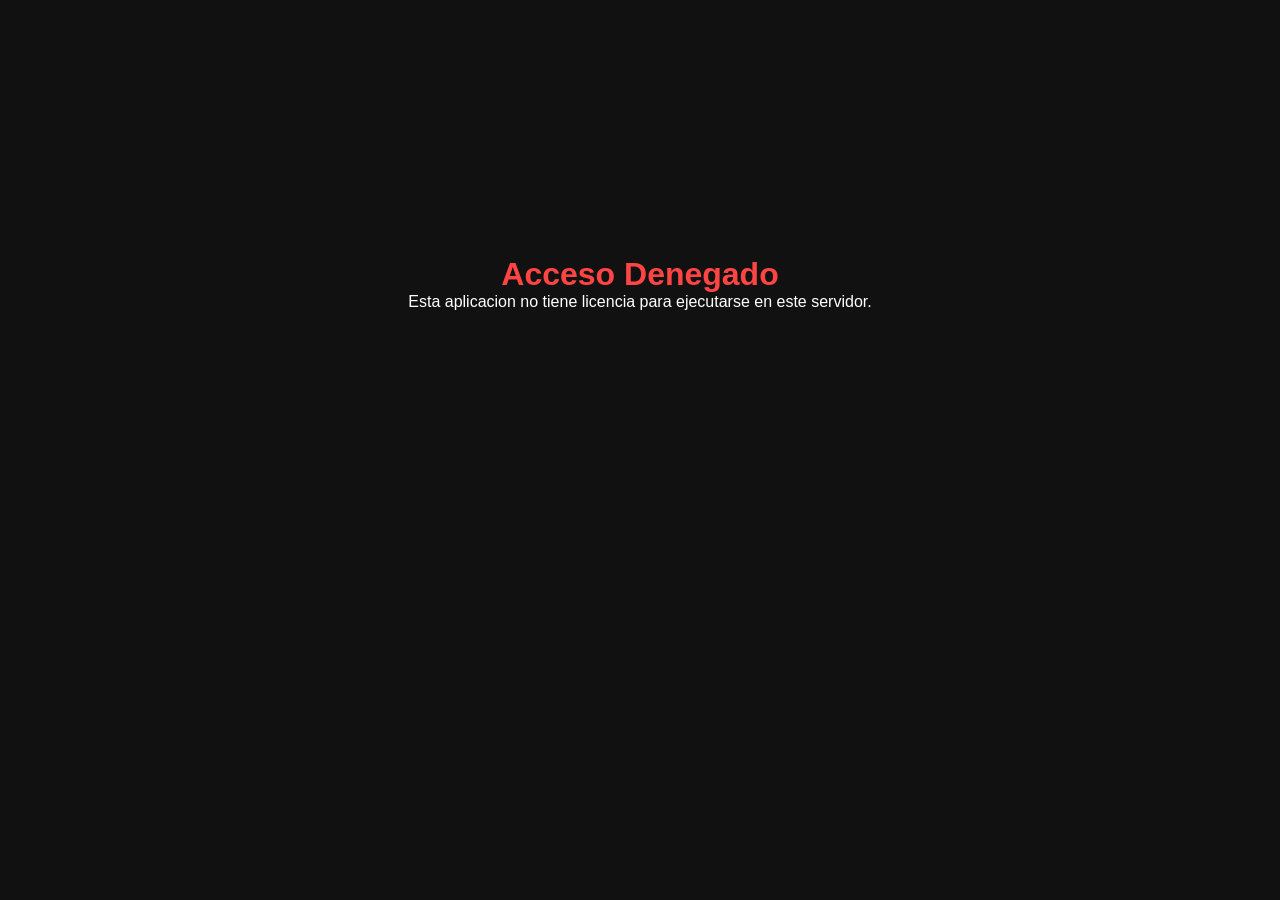
<file: index.html>
<!DOCTYPE html>
<html lang="es">

<head>
    <meta charset="UTF-8">
    <meta name="viewport" content="width=device-width, initial-scale=1.0">
    <title>We Love Helados - Sistema Premium</title>
    <!-- Fonts -->
    <link rel="preconnect" href="https://fonts.googleapis.com">
    <link rel="preconnect" href="https://fonts.gstatic.com" crossorigin>
    <link href="https://fonts.googleapis.com/css2?family=Outfit:wght@300;400;500;600;700&display=swap" rel="stylesheet">
    <!-- Icons -->
    <link rel="stylesheet" href="https://cdnjs.cloudflare.com/ajax/libs/font-awesome/6.4.0/css/all.min.css">
    <!-- Excel Library -->
    <script src="https://cdn.sheetjs.com/xlsx-0.20.1/package/dist/xlsx.full.min.js"></script>
    <link rel="stylesheet" href="style.css">
</head>

<body>

    <div class="app-container">
        <!-- Sidebar Navigation -->
        <nav class="sidebar glass">
            <div class="logo">
                <img src="Logo de we love helados.jpg" alt="We Love Helados Logo" class="logo-img">
                <h2>We Love <span class="highlight">Helados</span></h2>
            </div>

            <ul class="nav-links">
                <li class="active" onclick="showSection('pos', this)" title="Caja - Punto de Venta">
                    <i class="fa-solid fa-cash-register"></i>
                    <span>Caja</span>
                </li>
                <li onclick="showSection('inventory', this)" title="Gestión de Inventario">
                    <i class="fa-solid fa-boxes-stacked"></i>
                    <span>Inventario</span>
                </li>
                <li onclick="showSection('sales', this)" title="Historial de Ventas">
                    <i class="fa-solid fa-chart-line"></i>
                    <span>Ventas</span>
                </li>
                <li onclick="showSection('cash-closure', this)" title="Cierre de Caja Diario">
                    <i class="fa-solid fa-calendar-check"></i>
                    <span>Cierre</span>
                </li>
                <li onclick="showSection('clients', this)" title="Gestión de Clientes">
                    <i class="fa-solid fa-users"></i>
                    <span>Clientes</span>
                </li>
                <li onclick="window.location.href='manual.html'" title="Manual de Uso">
                    <i class="fa-solid fa-book"></i>
                    <span>Manual</span>
                </li>
            </ul>

            <div class="user-profile">
                <div class="avatar">Admin</div>
                <div class="info">
                    <span class="name">Administrador</span>
                    <span class="status">En línea</span>
                </div>
            </div>
        </nav>

        <!-- Main Content Area -->
        <main class="main-content">

            <!-- POS SECTION -->
            <section id="pos" class="active-section">
                <header class="top-bar glass">
                    <div class="search-bar">
                        <i class="fa-solid fa-magnifying-glass"></i>
                        <input type="text" id="pos-search" placeholder="Buscar productos..." onkeyup="filterProducts()">
                    </div>
                    <div class="barcode-scanner">
                        <i class="fa-solid fa-barcode"></i>
                        <input type="text" id="barcode-input" placeholder="Escanear código de barras..."
                            autocomplete="off" onkeypress="handleBarcodeInput(event)">
                    </div>
                    <button class="balanza-toggle" id="balanza-toggle" onclick="toggleBalanzaMode()"
                        title="Activar modo balanza para capturar peso automático desde balanza USB/Bluetooth">
                        <i class="fa-solid fa-weight-scale"></i> <span>Balanza</span>
                    </button>
                    <button class="surcharge-config-btn" onclick="openSurchargeConfig()"
                        title="Configurar recargos por forma de pago">
                        <i class="fa-solid fa-percentage"></i> <span>Recargos</span>
                    </button>
                    <div class="date-time" id="clock">12:00 PM</div>
                </header>

                <div class="pos-layout">
                    <!-- Product Grid -->
                    <div class="products-grid-container">
                        <div class="category-tabs">
                            <button class="tab active" onclick="filterCategory('all')">Todos</button>
                            <button class="tab" onclick="filterCategory('Bebidas')">Bebidas</button>
                            <button class="tab" onclick="filterCategory('Snacks')">Snacks</button>
                            <button class="tab" onclick="filterCategory('Golosinas')">Golosinas</button>
                            <button class="tab" onclick="filterCategory('Limpieza')">Limpieza</button>
                            <button class="tab" onclick="filterCategory('Carnes')">Carnes</button>
                            <button class="tab" onclick="filterCategory('Helados')">Helados</button>
                            <button class="tab" onclick="filterCategory('Verduras')">Verduras</button>
                            <button class="tab" onclick="filterCategory('Varios')">Varios</button>
                            <button class="tab" onclick="openWeightModal()" title="Vender por peso (balanza)"
                                style="border-color: var(--success-color); color: var(--success-color);">
                                <i class="fa-solid fa-weight-scale"></i> Peso
                            </button>
                            <button class="tab" onclick="openQuickSaleModal()"
                                title="Venta personalizada sin producto registrado"
                                style="border-color: var(--accent); color: var(--accent);">
                                <i class="fa-solid fa-pen"></i> Venta Rápida
                            </button>
                        </div>
                        <div class="products-grid custom-scroll" id="products-container">
                            <!-- Products injected by JS -->
                        </div>
                    </div>

                    <!-- Cart / Current Order -->
                    <div class="current-order glass" id="cart-panel">
                        <div class="cart-header-mobile">
                            <h3>Orden Actual</h3>
                            <button class="btn-close-cart" onclick="toggleCartMobile()">
                                <i class="fa-solid fa-chevron-down"></i>
                            </button>
                        </div>

                        <!-- Desktop Header -->
                        <h3 class="desktop-cart-title">Orden Actual</h3>

                        <div class="client-selection" style="margin-bottom: 10px; display: flex; gap: 5px;">
                            <select id="pos-client-select" class="client-select-input"
                                style="width: 100%; padding: 8px; border-radius: 8px; border: 1px solid rgba(255,255,255,0.2); background: rgba(0,0,0,0.2); color: white;">
                                <option value="">Cliente: Consumidor Final</option>
                                <!-- Clients injected by JS -->
                            </select>
                            <button onclick="prepareNewClient()" title="Crear Nuevo Cliente Rápido" style="
                                background: var(--primary-color);
                                border: none;
                                border-radius: 8px;
                                width: 40px;
                                color: white;
                                cursor: pointer;
                                display: flex;
                                align-items: center;
                                justify-content: center;">
                                <i class="fa-solid fa-user-plus"></i>
                            </button>
                            <button onclick="checkAndPayDebt()" title="Cobrar Deuda a este Cliente" style="
                                background: var(--success-color);
                                border: none;
                                border-radius: 8px;
                                width: 40px;
                                color: white;
                                cursor: pointer;
                                display: flex;
                                align-items: center;
                                justify-content: center;">
                                <i class="fa-solid fa-hand-holding-dollar"></i>
                            </button>
                            <button onclick="checkAndDeleteClient()" title="Eliminar Cliente Seleccionado" style="
                                background: var(--danger-color, #ef4444);
                                border: none;
                                border-radius: 8px;
                                width: 40px;
                                color: white;
                                cursor: pointer;
                                display: flex;
                                align-items: center;
                                justify-content: center;">
                                <i class="fa-solid fa-trash"></i>
                            </button>
                        </div>

                        <div id="pos-client-credit-history" class="client-credit-history" style="display:none;"></div>

                        <div class="order-items custom-scroll" id="cart-items">
                            <!-- Cart items injected by JS -->
                            <div class="empty-cart-msg">
                                <i class="fa-solid fa-basket-shopping"></i>
                                <p>El carrito está vacío</p>
                            </div>
                        </div>
                        <div class="order-summary">
                            <div class="summary-row">
                                <span>Subtotal</span>
                                <span id="subtotal-display">$0.00</span>
                            </div>

                            <!-- Redondeo -->
                            <div class="adjustment-section" id="rounding-section">
                                <div class="adjustment-header">
                                    <label class="adjustment-label">
                                        <input type="checkbox" id="rounding-toggle" onchange="toggleRounding()">
                                        <i class="fa-solid fa-arrows-up-down-left-right"></i> Redondeo
                                    </label>
                                </div>
                                <div class="adjustment-body" id="rounding-body" style="display:none;">
                                    <div class="adjustment-controls">
                                        <select id="rounding-mode" class="adjustment-select" onchange="recalcTotal()">
                                            <option value="up">Hacia arriba ↑</option>
                                            <option value="down">Hacia abajo ↓</option>
                                            <option value="nearest">Más cercano ≈</option>
                                        </select>
                                        <select id="rounding-multiple" class="adjustment-select"
                                            onchange="recalcTotal()">
                                            <option value="5">$5</option>
                                            <option value="10" selected>$10</option>
                                            <option value="50">$50</option>
                                            <option value="100">$100</option>
                                        </select>
                                    </div>
                                    <div class="summary-row">
                                        <span>Ajuste (+/-)</span>
                                        <span id="rounding-display">$0.00</span>
                                    </div>
                                </div>
                            </div>

                            <!-- Bonificación -->
                            <div class="adjustment-section" id="bonification-section">
                                <div class="adjustment-header">
                                    <label class="adjustment-label">
                                        <input type="checkbox" id="bonification-toggle" onchange="toggleBonification()">
                                        <i class="fa-solid fa-percent"></i> Bonificación
                                    </label>
                                </div>
                                <div class="adjustment-body" id="bonification-body" style="display:none;">
                                    <div class="adjustment-controls">
                                        <select id="bonification-type" class="adjustment-select"
                                            onchange="recalcTotal()">
                                            <option value="fixed">Monto fijo ($)</option>
                                            <option value="percent">Porcentaje (%)</option>
                                        </select>
                                        <input type="number" id="bonification-value" class="adjustment-input" min="0"
                                            step="0.01" value="0" placeholder="0.00" oninput="recalcTotal()">
                                    </div>
                                    <div class="summary-row">
                                        <span>Descuento (-)</span>
                                        <span id="bonification-display">-$0.00</span>
                                    </div>
                                </div>
                            </div>

                            <div class="summary-row total">
                                <span>Total</span>
                                <span id="total-display">$0.00</span>
                            </div>
                            <div class="checkout-buttons">
                                <button class="btn-checkout" onclick="processSale('cash')">
                                    <i class="fa-solid fa-money-bill-wave"></i> Efectivo
                                    <small class="surcharge-badge" id="surcharge-label-cash"></small>
                                </button>
                                <button class="btn-payment-mp" onclick="processSale('mercadopago')">
                                    <i class="fa-solid fa-qrcode"></i> M. Pago
                                    <small class="surcharge-badge" id="surcharge-label-mercadopago"></small>
                                </button>
                                <button class="btn-payment-tarjeta" onclick="processSale('tarjeta')">
                                    <i class="fa-solid fa-credit-card"></i> Tarjeta
                                    <small class="surcharge-badge" id="surcharge-label-tarjeta"></small>
                                </button>
                                <button class="btn-transfer" onclick="processSale('transfer')">
                                    <i class="fa-solid fa-building-columns"></i> Transfer.
                                    <small class="surcharge-badge" id="surcharge-label-transfer"></small>
                                </button>
                                <button class="btn-credit" onclick="processSale('credit')">
                                    <i class="fa-solid fa-user-clock"></i> Fiar
                                    <small class="surcharge-badge" id="surcharge-label-credit"></small>
                                </button>
                                <button class="btn-split" onclick="openSplitPaymentModal()">
                                    <i class="fa-solid fa-code-branch"></i> Dos Métodos
                                </button>
                            </div>
                        </div>
                    </div>
                </div>

                <!-- Mobile Floating Cart Button -->
                <button class="mobile-cart-btn" onclick="toggleCartMobile()">
                    <div class="cart-btn-info">
                        <i class="fa-solid fa-basket-shopping"></i>
                        <span id="mobile-cart-count">0 items</span>
                    </div>
                    <span id="mobile-cart-total">$0.00</span>
                </button>
            </section>

            <!-- INVENTORY SECTION -->
            <section id="inventory" class="hidden-section">
                <header class="top-bar glass">
                    <h2>Gestión de Inventario</h2>
                    <button class="btn-primary" onclick="prepareNewProduct()">
                        <i class="fa-solid fa-plus"></i> Nuevo Producto
                    </button>
                </header>

                <div style="padding: 0 0 12px 0;">
                    <div style="position: relative;">
                        <i class="fa-solid fa-magnifying-glass"
                            style="position: absolute; left: 12px; top: 50%; transform: translateY(-50%); color: #94a3b8;"></i>
                        <input type="text" id="inventory-search"
                            placeholder="Buscar por nombre, categoría, código de barras..." oninput="renderInventory()"
                            style="width: 100%; padding: 10px 12px 10px 36px; border-radius: 10px; border: 1px solid rgba(148,163,184,0.2); background: rgba(15,23,42,0.6); color: #e2e8f0; font-family: var(--font-main); font-size: 0.9rem; outline: none; box-sizing: border-box;">
                    </div>
                </div>

                <div class="table-container glass custom-scroll">
                    <table class="styled-table">
                        <thead>
                            <tr>
                                <th>Producto</th>
                                <th>Categoría</th>
                                <th>Tipo</th>
                                <th>Costo</th>
                                <th>Margen</th>
                                <th>Precio</th>
                                <th>Stock</th>
                                <th>Acciones</th>
                            </tr>
                        </thead>
                        <tbody id="inventory-list">
                            <!-- Inventory items injected by JS -->
                        </tbody>
                    </table>
                </div>
            </section>

            <!-- SALES HISTORY SECTION -->
            <section id="sales" class="hidden-section">
                <header class="top-bar glass">
                    <div class="header-left">
                        <h2>Historial de Ventas</h2>
                        <div class="action-buttons">
                            <button class="btn-small" onclick="exportData('json')" title="Exportar solo ventas JSON"><i
                                    class="fa-solid fa-file-code"></i> JSON</button>
                            <button class="btn-small" onclick="exportData('excel')" title="Exportar Excel"><i
                                    class="fa-solid fa-file-excel"></i> Excel</button>
                            <button class="btn-small" onclick="document.getElementById('import-file').click()"
                                title="Importar ventas"><i class="fa-solid fa-file-import"></i> Importar</button>
                            <input type="file" id="import-file" accept=".json, .xlsx, .xls" style="display:none"
                                onchange="importData(this)">
                            <button class="btn-small btn-backup" onclick="exportFullBackup()"
                                title="Descargar backup completo: productos, ventas, clientes y cierres"
                                style="background: linear-gradient(135deg, #7c3aed, #4f46e5); border-color: #7c3aed; color: white; font-weight: 600;">
                                <i class="fa-solid fa-database"></i> Backup Completo
                            </button>
                            <button class="btn-small" onclick="document.getElementById('restore-file').click()"
                                title="Restaurar todo desde un backup completo"
                                style="background: linear-gradient(135deg, #059669, #047857); border-color: #059669; color: white; font-weight: 600;">
                                <i class="fa-solid fa-upload"></i> Restaurar Backup
                            </button>
                            <input type="file" id="restore-file" accept=".json" style="display:none"
                                onchange="importFullBackup(this)">
                        </div>
                    </div>
                    <div class="stats-cards">
                        <div class="stat-card glass-card-small">
                            <h4>Ventas Hoy</h4>
                            <span id="sales-today-count">0</span>
                        </div>
                        <div class="stat-card glass-card-small">
                            <h4>Ingresos Hoy</h4>
                            <span id="income-today-display">$0.00</span>
                        </div>
                    </div>
                </header>

                <div class="table-container glass custom-scroll">
                    <table class="styled-table">
                        <thead>
                            <tr>
                                <th>ID Venta</th>
                                <th>Fecha</th>
                                <th>Hora</th>
                                <th>Total</th>
                                <th>Cliente</th>
                                <th>Tipo</th>
                                <th>Detalles</th>
                            </tr>
                        </thead>
                        <tbody id="sales-list">
                            <!-- Sales history injected by JS -->
                        </tbody>
                    </table>
                </div>
            </section>

            <!-- CASH CLOSURE SECTION -->
            <section id="cash-closure" class="hidden-section">
                <header class="top-bar glass">
                    <div class="header-left">
                        <h2>Cierre de Caja Diario</h2>
                        <div class="action-buttons" style="display:flex; gap:10px; align-items:center; flex-wrap:wrap;">
                            <div style="display:flex; gap:10px; align-items:center;">
                                <label for="closure-date"
                                    style="color: var(--text-muted); font-size: 0.9rem;">Fecha</label>
                                <input id="closure-date" type="date" class="client-select-input"
                                    style="padding: 8px; border-radius: 8px; border: 1px solid rgba(255,255,255,0.2); background: rgba(0,0,0,0.2); color: white;"
                                    onchange="renderCashClosure()" />
                            </div>
                            <button class="btn-small" onclick="renderCashClosure()" title="Actualizar">
                                <i class="fa-solid fa-rotate"></i> Actualizar
                            </button>
                        </div>
                    </div>
                </header>

                <div class="cash-closure-grid">
                    <div class="glass" style="padding: 18px; border-radius: 16px;">
                        <h3 style="margin-bottom: 12px;">Resumen del Día</h3>
                        <div class="closure-summary">
                            <div class="closure-row"><span>Ventas</span><span id="closure-sales-count">0</span></div>
                            <div class="closure-row"><span>Total</span><span id="closure-total-display">$0.00</span>
                            </div>
                            <div class="closure-row"><span>Efectivo</span><span id="closure-cash-display">$0.00</span>
                            </div>
                            <div class="closure-row"><span>Transferencia</span><span
                                    id="closure-transfer-display">$0.00</span></div>
                            <div class="closure-row"><span>Mercado Pago</span><span id="closure-mp-display">$0.00</span>
                            </div>
                            <div class="closure-row"><span>Tarjeta</span><span id="closure-tarjeta-display">$0.00</span>
                            </div>
                            <div class="closure-row"><span>Fiado (Cuenta Corriente)</span><span
                                    id="closure-credit-display">$0.00</span></div>
                            <div class="closure-row"><span>Pago Deuda</span><span
                                    id="closure-debt-payment-display">$0.00</span></div>
                            <div class="closure-row"><span style="color:#4ade80;">Ganancia del día</span><span
                                    id="closure-profit-display" style="color:#4ade80;">$0.00</span></div>
                        </div>
                    </div>

                    <div class="glass" style="padding: 18px; border-radius: 16px;">
                        <h3 style="margin-bottom: 12px;">Arqueo</h3>
                        <div class="closure-summary">
                            <div class="closure-row"><span>Efectivo esperado</span><span
                                    id="closure-cash-expected-display">$0.00</span></div>
                            <div class="closure-row" style="align-items:center;">
                                <span>Efectivo contado</span>
                                <input id="closure-cash-counted" type="number" min="0" step="0.01" placeholder="0"
                                    style="width: 140px; padding: 8px; border-radius: 8px; border: 1px solid rgba(255,255,255,0.2); background: rgba(0,0,0,0.2); color: white;"
                                    oninput="recalcCashClosureDiff()" />
                            </div>
                            <div class="closure-row"><span>Diferencia</span><span id="closure-diff-display">$0.00</span>
                            </div>
                        </div>

                        <div style="display:flex; gap:10px; margin-top: 14px; flex-wrap:wrap;">
                            <button class="btn-primary" onclick="closeCashDay()" id="btn-close-day"
                                style="border-radius: 12px; padding: 12px 16px;">
                                <i class="fa-solid fa-lock"></i> Cerrar Día
                            </button>
                            <button class="btn-small" onclick="reopenCashDay()" id="btn-reopen-day"
                                title="Eliminar cierre y reabrir" style="display:none;">
                                <i class="fa-solid fa-unlock"></i> Reabrir
                            </button>
                        </div>
                        <small id="closure-status"
                            style="display:block; margin-top:10px; color: var(--text-muted);"></small>
                    </div>
                </div>

                <div class="table-container glass custom-scroll" style="margin-top: 18px;">
                    <table class="styled-table">
                        <thead>
                            <tr>
                                <th>Fecha</th>
                                <th>Ventas</th>
                                <th>Total</th>
                                <th>Efectivo</th>
                                <th>Transfer.</th>
                                <th>M. Pago</th>
                                <th>Tarjeta</th>
                                <th>Fiado</th>
                                <th>Pago Deuda</th>
                                <th>Efectivo contado</th>
                                <th>Diferencia</th>
                                <th>Acción</th>
                            </tr>
                        </thead>
                        <tbody id="closures-list">
                            <!-- Closures injected by JS -->
                        </tbody>
                    </table>
                </div>
            </section>

            <!-- CLIENTS SECTION -->
            <section id="clients" class="hidden-section">
                <header class="top-bar glass">
                    <h2>Gestión de Clientes</h2>
                    <button class="btn-primary" onclick="prepareNewClient()">
                        <i class="fa-solid fa-user-plus"></i> Nuevo Cliente
                    </button>
                </header>

                <div style="padding: 0 0 12px 0;">
                    <div style="position: relative;">
                        <i class="fa-solid fa-magnifying-glass"
                            style="position: absolute; left: 12px; top: 50%; transform: translateY(-50%); color: #94a3b8;"></i>
                        <input type="text" id="clients-search" placeholder="Buscar por nombre o teléfono..."
                            oninput="renderClients()"
                            style="width: 100%; padding: 10px 12px 10px 36px; border-radius: 10px; border: 1px solid rgba(148,163,184,0.2); background: rgba(15,23,42,0.6); color: #e2e8f0; font-family: var(--font-main); font-size: 0.9rem; outline: none; box-sizing: border-box;">
                    </div>
                </div>

                <div class="table-container glass custom-scroll">
                    <table class="styled-table">
                        <thead>
                            <tr>
                                <th>Nombre</th>
                                <th>Teléfono</th>
                                <th>Deuda (Saldo)</th>
                                <th>Acciones</th>
                            </tr>
                        </thead>
                        <tbody id="clients-list">
                            <!-- Clients injected by JS -->
                        </tbody>
                    </table>
                </div>
            </section>
        </main>
    </div>

    <!-- Modals -->
    <div id="add-product-modal" class="modal">
        <div class="modal-content glass">
            <span class="close-modal" onclick="closeModal('add-product-modal')">&times;</span>
            <h3 id="modal-title">Agregar Nuevo Producto</h3>
            <form id="add-product-form" onsubmit="handleProductForm(event)">
                <input type="hidden" id="prod-id"> <!-- Hidden ID for edits -->
                <div class="form-group">
                    <label>Nombre</label>
                    <input type="text" id="new-prod-name" required>
                </div>
                <div class="form-group">
                    <label>Tipo de Venta</label>
                    <select id="new-prod-sale-type" onchange="toggleSaleTypeFields()">
                        <option value="unit">Por unidad</option>
                        <option value="weight">Por peso (kg)</option>
                    </select>
                </div>
                <div class="form-group">
                    <label>Categoría</label>
                    <select id="new-prod-cat">
                        <option value="Bebidas">Bebidas</option>
                        <option value="Snacks">Snacks</option>
                        <option value="Golosinas">Golosinas</option>
                        <option value="Limpieza">Limpieza</option>
                        <option value="Carnes">Carnes</option>
                        <option value="Helados">Helados</option>
                        <option value="Verduras">Verduras</option>
                        <option value="Varios">Varios</option>
                    </select>
                </div>
                <div class="form-group">
                    <label id="new-prod-cost-label">Costo ($)</label>
                    <input type="number" id="new-prod-cost" min="0" step="0.01" placeholder="Opcional"
                        oninput="calcPriceFromMargin()">
                </div>
                <div class="form-group">
                    <label>Porcentaje de Ganancia (%)</label>
                    <input type="number" id="new-prod-margin" min="0" step="0.1" placeholder="Ej: 50"
                        oninput="calcPriceFromMargin()">
                </div>
                <div id="unit-fields">
                    <div class="form-group">
                        <label>Precio ($)</label>
                        <input type="number" id="new-prod-price" min="0" step="0.01" required
                            oninput="calcMarginFromPrice()">
                    </div>
                    <div class="form-group">
                        <label>Stock</label>
                        <input type="number" id="new-prod-stock" min="0" required>
                    </div>
                </div>
                <div id="weight-fields" style="display:none;">
                    <div class="form-group">
                        <label>Precio por kg ($)</label>
                        <input type="number" id="new-prod-price-kg" min="0" step="0.01" required
                            oninput="calcMarginFromPrice()">
                    </div>
                </div>
                <div class="form-group">
                    <label>Código de Barras (Opcional)</label>
                    <input type="text" id="new-prod-barcode" placeholder="7790001234567">
                </div>
                <div class="form-group">
                    <label>Emoji/Icono (Opcional)</label>
                    <input type="text" id="new-prod-emoji" placeholder="🥤">
                </div>
                <div class="form-group">
                    <label>Foto del Producto (Opcional)</label>
                    <input type="file" id="new-prod-image" accept="image/*" onchange="previewProductImage(event)">
                    <div id="prod-image-preview" style="margin-top:8px;display:none;">
                        <img src="" alt="Vista previa"
                            style="max-width:100px;max-height:100px;border-radius:8px;border:1px solid var(--glass-border);">
                        <button type="button" onclick="clearProductImage()"
                            style="background:none;border:none;color:#ef4444;cursor:pointer;font-size:0.8rem;margin-top:4px;display:block;">
                            <i class="fa-solid fa-trash-can"></i> Quitar foto
                        </button>
                    </div>
                </div>
                <button type="submit" class="btn-primary full-width" id="btn-save-prod">Guardar Producto</button>
            </form>
        </div>
    </div>

    <!-- Add Client Modal -->
    <div id="add-client-modal" class="modal">
        <div class="modal-content glass">
            <span class="close-modal" onclick="closeModal('add-client-modal')">&times;</span>
            <h3 id="client-modal-title">Agregar Nuevo Cliente</h3>
            <form id="add-client-form" onsubmit="handleClientForm(event)">
                <input type="hidden" id="client-id">
                <div class="form-group">
                    <label>Nombre Completo</label>
                    <input type="text" id="client-name" required placeholder="Ej: Juan Pérez">
                </div>
                <div class="form-group">
                    <label>Teléfono (Opcional)</label>
                    <input type="tel" id="client-phone" placeholder="Ej: 11 1234 5678">
                </div>
                <button type="submit" class="btn-primary full-width" id="btn-save-client">Guardar Cliente</button>
            </form>
        </div>
    </div>

    <!-- Pay Debt Modal -->
    <div id="pay-debt-modal" class="modal">
        <div class="modal-content glass">
            <span class="close-modal" onclick="closeModal('pay-debt-modal')">&times;</span>
            <h3>Registrar Pago de Deuda</h3>
            <p id="debt-client-name" style="margin-bottom: 15px; color: var(--text-secondary);">Cliente: -</p>
            <form id="pay-debt-form" onsubmit="handleDebtPayment(event)">
                <input type="hidden" id="debt-client-id">
                <div class="form-group">
                    <label>Monto a Pagar ($)</label>
                    <input type="number" id="debt-amount" min="1" step="0.01" required
                        oninput="updateDebtSurchargeLabels()">
                </div>
                <div class="form-group">
                    <label>Deuda Actual: <span id="current-debt-display"
                            style="font-weight: bold; color: var(--accent);"></span></label>
                </div>
                <div class="form-group">
                    <label>Método de Pago</label>
                    <div style="display: flex; gap: 6px; flex-wrap: wrap; margin-top: 5px;">
                        <button type="button" class="btn-payment-method selected" data-method="cash"
                            onclick="selectDebtPaymentMethod(this)">
                            <i class="fa-solid fa-money-bill-wave"></i> Efectivo
                            <small class="surcharge-badge" id="debt-surcharge-label-cash"></small>
                        </button>
                        <button type="button" class="btn-payment-method" data-method="transfer"
                            onclick="selectDebtPaymentMethod(this)">
                            <i class="fa-solid fa-building-columns"></i> Transfer.
                            <small class="surcharge-badge" id="debt-surcharge-label-transfer"></small>
                        </button>
                        <button type="button" class="btn-payment-method" data-method="mercadopago"
                            onclick="selectDebtPaymentMethod(this)">
                            <i class="fa-solid fa-qrcode"></i> M. Pago
                            <small class="surcharge-badge" id="debt-surcharge-label-mercadopago"></small>
                        </button>
                        <button type="button" class="btn-payment-method" data-method="tarjeta"
                            onclick="selectDebtPaymentMethod(this)">
                            <i class="fa-solid fa-credit-card"></i> Tarjeta
                            <small class="surcharge-badge" id="debt-surcharge-label-tarjeta"></small>
                        </button>
                    </div>
                    <div id="debt-surcharge-info"
                        style="margin-top:8px;font-size:0.85rem;color:#fbbf24;display:none;text-align:center;"></div>
                    <input type="hidden" id="debt-payment-method" value="cash">
                </div>
                <button type="submit" class="btn-primary full-width">Registrar Pago</button>
            </form>
        </div>
    </div>

    <!-- Venta por Peso Modal -->
    <div id="weight-sale-modal" class="modal">
        <div class="modal-content glass">
            <span class="close-modal" onclick="closeModal('weight-sale-modal')">&times;</span>
            <h3 id="weight-modal-title">Venta por Peso</h3>
            <form id="weight-sale-form" onsubmit="handleWeightSale(event)">
                <input type="hidden" id="weight-prod-id" value="">
                <div class="form-group">
                    <label>Producto</label>
                    <input type="text" id="weight-prod-name" required placeholder="Ej: Carne, Queso, Pollo...">
                </div>
                <div class="form-group">
                    <label>Peso (kg)</label>
                    <input type="number" id="weight-kg" step="0.001" min="0.001" required placeholder="Ej: 1.200">
                    <small style="color: var(--text-muted); display: block; margin-top: 4px;">Conectá la balanza y poné
                        el producto. El peso se captura automático si el modo balanza está activado.</small>
                </div>
                <div class="form-group">
                    <label>Precio por kg ($)</label>
                    <input type="number" id="weight-price-kg" step="0.01" min="0.01" required placeholder="Ej: 1200">
                </div>
                <div class="form-group" style="background: rgba(255,255,255,0.05); padding: 12px; border-radius: 8px;">
                    <label style="font-weight: 700; color: var(--success-color);">Total: $<span
                            id="weight-total-preview">0.00</span></label>
                </div>
                <button type="submit" class="btn-primary full-width">
                    <i class="fa-solid fa-cart-plus"></i> Agregar al Carrito
                </button>
            </form>
        </div>
    </div>

    <!-- Venta Rápida Modal -->
    <div id="quick-sale-modal" class="modal">
        <div class="modal-content glass">
            <span class="close-modal" onclick="closeModal('quick-sale-modal')">&times;</span>
            <h3>Venta Rápida / Personalizada</h3>
            <form id="quick-sale-form" onsubmit="handleQuickSale(event)">
                <div class="form-group">
                    <label>Concepto / Nombre</label>
                    <input type="text" id="quick-sale-concept" required placeholder="Ej: Café, Lomo, Empanadas...">
                </div>
                <div class="form-group">
                    <label>Monto ($)</label>
                    <input type="number" id="quick-sale-amount" step="0.01" min="0.01" required placeholder="Ej: 1500">
                </div>
                <button type="submit" class="btn-primary full-width">
                    <i class="fa-solid fa-cart-plus"></i> Agregar al Carrito
                </button>
            </form>
        </div>
    </div>

    <!-- Lightbox Modal -->
    <div id="lightbox-modal" class="modal" onclick="closeLightbox(event)">
        <span class="close-modal lightbox-close" onclick="closeLightbox()">&times;</span>
        <div class="lightbox-content">
            <img id="lightbox-img" src="" alt="Foto del producto">
        </div>
    </div>

    <!-- Split Payment Modal (Dos Métodos de Pago) -->
    <div id="split-payment-modal" class="modal">
        <div class="modal-content glass" style="width: 440px;">
            <span class="close-modal" onclick="closeModal('split-payment-modal')">&times;</span>
            <h3><i class="fa-solid fa-code-branch"></i> Dos Métodos de Pago</h3>
            <p id="split-client-name" style="margin-bottom: 10px; color: var(--text-secondary); font-size: 0.85rem;">
                Cliente: Consumidor Final</p>

            <div id="split-summary-box"
                style="background: rgba(251,191,36,0.1); border: 1px solid rgba(251,191,36,0.3); border-radius: 8px; padding: 10px 14px; margin-bottom: 16px; text-align: center;">
                <span style="color: var(--text-muted); font-size: 0.85rem;">Subtotal carrito:</span>
                <span id="split-subtotal-display"
                    style="font-weight: bold; font-size: 1.1rem; color: #fbbf24; margin-left: 6px;">$0.00</span>
            </div>

            <!-- Método 1 -->
            <div style="margin-bottom: 14px;">
                <label style="display:block; margin-bottom:6px; font-size:0.9rem; color: var(--text-muted);">1er Método
                    de Pago</label>
                <select id="split-method-1" class="form-group"
                    style="width:100%; padding:10px; border-radius:8px; background:#0f172a; color:#e2e8f0; border:1px solid rgba(148,163,184,0.2); font-family: var(--font-main); font-size:0.9rem;"
                    onchange="updateSplitCalculation()">
                    <option value="cash">Efectivo</option>
                    <option value="transfer">Transferencia</option>
                    <option value="mercadopago">Mercado Pago</option>
                    <option value="tarjeta">Tarjeta / Débito</option>
                </select>
                <div style="display:flex; align-items:center; gap:8px; margin-top:6px;">
                    <input type="number" id="split-amount-1" min="0.01" step="0.01" placeholder="Monto..."
                        style="flex:1; padding:8px 10px; border-radius:8px; background:#0f172a; color:#e2e8f0; border:1px solid rgba(148,163,184,0.2); font-family: var(--font-main); font-size:0.9rem;"
                        oninput="updateSplitCalculation()">
                    <small id="split-surcharge-info-1"
                        style="color:#fbbf24; white-space:nowrap; min-width:60px; text-align:right;"></small>
                </div>
            </div>

            <!-- Método 2 -->
            <div style="margin-bottom: 14px;">
                <label style="display:block; margin-bottom:6px; font-size:0.9rem; color: var(--text-muted);">2do Método
                    de Pago <small style="color:#22c55e;">(saldo restante)</small></label>
                <select id="split-method-2" class="form-group"
                    style="width:100%; padding:10px; border-radius:8px; background:#0f172a; color:#e2e8f0; border:1px solid rgba(148,163,184,0.2); font-family: var(--font-main); font-size:0.9rem;"
                    onchange="updateSplitCalculation()">
                    <option value="cash">Efectivo</option>
                    <option value="transfer">Transferencia</option>
                    <option value="mercadopago" selected>Mercado Pago</option>
                    <option value="tarjeta">Tarjeta / Débito</option>
                </select>
                <div style="display:flex; align-items:center; gap:8px; margin-top:6px;">
                    <input type="text" id="split-amount-2" readonly
                        style="flex:1; padding:8px 10px; border-radius:8px; background:#1e293b; color:#22c55e; border:1px solid rgba(34,197,94,0.3); font-family: var(--font-main); font-size:0.9rem; font-weight:bold;">
                    <small id="split-surcharge-info-2"
                        style="color:#fbbf24; white-space:nowrap; min-width:60px; text-align:right;"></small>
                </div>
            </div>

            <!-- Resumen -->
            <div id="split-validation-msg"
                style="display:none; background: rgba(239,68,68,0.15); border:1px solid rgba(239,68,68,0.3); border-radius:8px; padding:8px 12px; margin-bottom:12px; color:#fca5a5; font-size:0.85rem; text-align:center;">
            </div>

            <div style="background: rgba(148,163,184,0.1); border-radius:8px; padding:10px 14px; margin-bottom:16px;">
                <div style="display:flex; justify-content:space-between; margin-bottom:4px; font-size:0.85rem;">
                    <span style="color: var(--text-muted);">Subtotal:</span>
                    <span id="split-total-subtotal">$0.00</span>
                </div>
                <div style="display:flex; justify-content:space-between; margin-bottom:4px; font-size:0.85rem;"
                    id="split-recargo-row" style="display:none;">
                    <span style="color: #fbbf24;">Recargos:</span>
                    <span id="split-total-recargo" style="color: #fbbf24;">$0.00</span>
                </div>
                <div
                    style="display:flex; justify-content:space-between; font-weight:bold; font-size:1rem; border-top: 1px solid rgba(148,163,184,0.2); padding-top:6px; margin-top:4px;">
                    <span>Total a cobrar:</span>
                    <span id="split-total-final" style="color: #22c55e;">$0.00</span>
                </div>
            </div>

            <button type="button" class="btn-primary full-width" id="btn-confirm-split" onclick="confirmSplitPayment()"
                style="padding: 12px;">
                <i class="fa-solid fa-check-circle"></i> Confirmar Venta
            </button>
        </div>
    </div>

    <!-- Surcharge Config Modal -->
    <div id="surcharge-config-modal" class="modal">
        <div class="modal-content glass">
            <span class="close-modal" onclick="closeModal('surcharge-config-modal')">&times;</span>
            <h3>Configurar Recargos por Forma de Pago</h3>
            <p style="color: var(--text-muted); font-size: 0.85rem; margin-bottom: 16px;">Porcentaje de recargo que se
                suma al total según el método de pago.</p>
            <form id="surcharge-config-form" onsubmit="saveSurchargeConfig(event)">
                <div class="form-group">
                    <label>Efectivo (%)</label>
                    <input type="number" id="surcharge-cash" min="0" step="0.1" value="0" placeholder="0">
                </div>
                <div class="form-group">
                    <label>Transferencia (%)</label>
                    <input type="number" id="surcharge-transfer" min="0" step="0.1" value="0" placeholder="0">
                </div>
                <div class="form-group">
                    <label>Mercado Pago (%)</label>
                    <input type="number" id="surcharge-mercadopago" min="0" step="0.1" value="0" placeholder="0">
                </div>
                <div class="form-group">
                    <label>Tarjeta / Débito (%)</label>
                    <input type="number" id="surcharge-tarjeta" min="0" step="0.1" value="0" placeholder="0">
                </div>
                <div class="form-group">
                    <label>Fiado / Cuenta Corriente (%)</label>
                    <input type="number" id="surcharge-credit" min="0" step="0.1" value="0" placeholder="0">
                </div>
                <button type="submit" class="btn-primary full-width">Guardar Recargos</button>
            </form>
        </div>
    </div>

    <!-- Client Credit History Modal -->
    <div id="client-history-modal" class="modal">
        <div class="modal-content glass" style="width: 500px;">
            <span class="close-modal" onclick="closeModal('client-history-modal')">&times;</span>
            <h3 id="client-history-title">Historial de Fiado</h3>
            <div id="client-history-content" style="max-height: 400px; overflow-y: auto; margin-top: 15px;">
                <!-- History injected by JS -->
            </div>
            <div style="display: flex; gap: 10px; margin-top: 16px; flex-wrap: wrap;">
                <button class="btn-secondary" id="btn-toggle-history"
                    onclick="showClientHistory(clientHistoryCurrentId, true)" style="flex: 1; min-width: 120px;">
                    <i class="fa-solid fa-eye"></i> Mostrar todo
                </button>
                <button class="btn-primary" style="flex: 1; min-width: 120px;" id="btn-send-whatsapp"
                    onclick="sendWhatsAppSummary()">
                    <i class="fa-brands fa-whatsapp"></i> WhatsApp
                </button>
            </div>
        </div>
    </div>

    <!-- Backup Restore Confirm Modal -->
    <div id="restore-confirm-modal" class="modal">
        <div class="modal-content glass" style="max-width: 420px; text-align: center;">
            <span class="close-modal" onclick="closeModal('restore-confirm-modal')">&times;</span>
            <div style="font-size: 3rem; margin-bottom: 12px;">⚠️</div>
            <h3 style="color: #fbbf24; margin-bottom: 10px;">Restaurar Backup</h3>
            <p style="color: var(--text-secondary); margin-bottom: 8px; font-size: 0.95rem;">
                Esto <strong style="color: #ef4444;">reemplazará TODOS los datos actuales</strong>:
            </p>
            <ul
                style="text-align: left; color: var(--text-muted); font-size: 0.9rem; margin: 10px 0 18px 20px; line-height: 1.8;">
                <li>📦 Productos e inventario</li>
                <li>🧾 Historial de ventas</li>
                <li>👤 Clientes y deudas</li>
                <li>📅 Cierres de caja</li>
                <li>⚙️ Configuración de recargos</li>
            </ul>
            <p style="color: var(--text-muted); font-size: 0.85rem; margin-bottom: 20px;">
                Archivo: <strong id="restore-filename" style="color: white;">-</strong>
            </p>
            <div style="display: flex; gap: 10px; justify-content: center;">
                <button class="btn-secondary" onclick="closeModal('restore-confirm-modal')" style="flex: 1;">
                    <i class="fa-solid fa-xmark"></i> Cancelar
                </button>
                <button id="btn-confirm-restore" class="btn-primary"
                    style="flex: 1; background: linear-gradient(135deg, #059669, #047857); border: none;">
                    <i class="fa-solid fa-check"></i> Sí, restaurar
                </button>
            </div>
        </div>
    </div>

    <script src="app.min.js"></script>
</body>

</html>
</file>
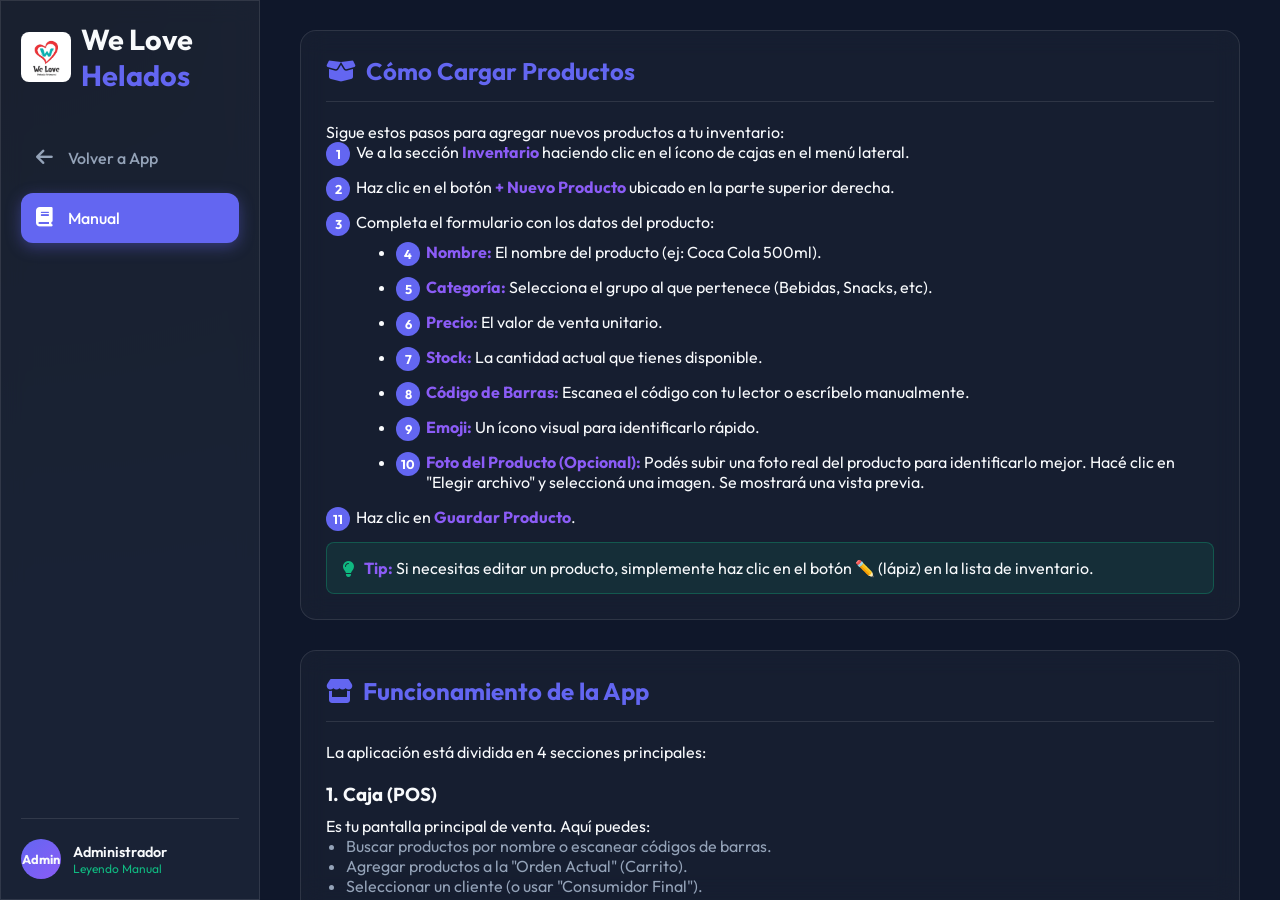
<file: manual.html>
<!DOCTYPE html>
<html lang="es">

<head>
    <meta charset="UTF-8">
    <meta name="viewport" content="width=device-width, initial-scale=1.0">
    <title>Manual de Usuario - We Love Helados</title>
    <!-- Fonts -->
    <link rel="preconnect" href="https://fonts.googleapis.com">
    <link rel="preconnect" href="https://fonts.gstatic.com" crossorigin>
    <link href="https://fonts.googleapis.com/css2?family=Outfit:wght@300;400;500;600;700&display=swap" rel="stylesheet">
    <!-- Icons -->
    <link rel="stylesheet" href="https://cdnjs.cloudflare.com/ajax/libs/font-awesome/6.4.0/css/all.min.css">
    <link rel="stylesheet" href="style.css">
    <style>
        .manual-container {
            padding: 30px;
            max-width: 1000px;
            margin: 0 auto;
            overflow-y: auto;
            height: 100vh;
        }

        .manual-section {
            background: rgba(255, 255, 255, 0.03);
            border: 1px solid var(--glass-border);
            border-radius: 16px;
            padding: 25px;
            margin-bottom: 30px;
        }

        .manual-header {
            margin-bottom: 20px;
            padding-bottom: 15px;
            border-bottom: 1px solid var(--glass-border);
        }

        .manual-header h2 {
            display: flex;
            align-items: center;
            gap: 10px;
            color: var(--primary-color);
        }

        .step-list {
            list-style: none;
            counter-reset: manual-counter;
        }

        .step-list li {
            position: relative;
            padding-left: 30px;
            margin-bottom: 15px;
            color: var(--text-main);
        }

        .step-list li::before {
            counter-increment: manual-counter;
            content: counter(manual-counter);
            position: absolute;
            left: 0;
            top: 0;
            width: 24px;
            height: 24px;
            background: var(--primary-color);
            color: white;
            border-radius: 50%;
            display: flex;
            align-items: center;
            justify-content: center;
            font-size: 0.8rem;
            font-weight: bold;
        }

        h3 {
            color: var(--text-main);
            margin-top: 20px;
            margin-bottom: 10px;
        }

        strong {
            color: var(--accent-color);
        }

        .back-btn {
            display: inline-flex;
            align-items: center;
            gap: 8px;
            padding: 10px 20px;
            background: var(--glass-bg);
            border: 1px solid var(--glass-border);
            border-radius: 8px;
            color: var(--text-main);
            text-decoration: none;
            margin-bottom: 20px;
            transition: all 0.3s;
        }

        .back-btn:hover {
            background: var(--primary-color);
            border-color: var(--primary-color);
        }

        .tip-box {
            background: rgba(16, 185, 129, 0.1);
            border: 1px solid rgba(16, 185, 129, 0.3);
            border-radius: 8px;
            padding: 15px;
            margin-top: 15px;
            display: flex;
            gap: 10px;
        }

        .tip-box i {
            color: var(--success-color);
            margin-top: 3px;
        }

        .alert-box {
            background: rgba(239, 68, 68, 0.1);
            border: 1px solid rgba(239, 68, 68, 0.3);
            border-radius: 8px;
            padding: 15px;
            margin-top: 15px;
            display: flex;
            gap: 10px;
        }

        .alert-box i {
            color: #ef4444;
            margin-top: 3px;
        }
    </style>
</head>

<body>

    <div class="app-container">
        <!-- Sidebar Navigation (Simplified for Manual) -->
        <nav class="sidebar glass">
            <div class="logo">
                <img src="Logo de we love helados.jpg" alt="We Love Helados Logo" class="logo-img">
                <h2>We Love <span class="highlight">Helados</span></h2>
            </div>

            <ul class="nav-links">
                <li onclick="window.location.href='index.html'">
                    <i class="fa-solid fa-arrow-left"></i>
                    <span>Volver a App</span>
                </li>
                <li class="active">
                    <i class="fa-solid fa-book"></i>
                    <span>Manual</span>
                </li>
            </ul>

            <div class="user-profile">
                <div class="avatar">Admin</div>
                <div class="info">
                    <span class="name">Administrador</span>
                    <span class="status">Leyendo Manual</span>
                </div>
            </div>
        </nav>

        <!-- Main Content Area -->
        <main class="main-content" style="padding: 0;">
            <div class="manual-container custom-scroll">

                <!-- Section 1: Cargar Productos -->
                <div class="manual-section glass">
                    <div class="manual-header">
                        <h2><i class="fa-solid fa-box-open"></i> Cómo Cargar Productos</h2>
                    </div>
                    <p>Sigue estos pasos para agregar nuevos productos a tu inventario:</p>
                    <ol class="step-list">
                        <li>Ve a la sección <strong>Inventario</strong> haciendo clic en el ícono de cajas en el menú
                            lateral.</li>
                        <li>Haz clic en el botón <strong>+ Nuevo Producto</strong> ubicado en la parte superior derecha.
                        </li>
                        <li>Completa el formulario con los datos del producto:
                            <ul
                                style="list-style: disc; margin-left: 40px; margin-top: 10px; color: var(--text-muted);">
                                <li><strong>Nombre:</strong> El nombre del producto (ej: Coca Cola 500ml).</li>
                                <li><strong>Categoría:</strong> Selecciona el grupo al que pertenece (Bebidas, Snacks,
                                    etc).</li>
                                <li><strong>Precio:</strong> El valor de venta unitario.</li>
                                <li><strong>Stock:</strong> La cantidad actual que tienes disponible.</li>
                                <li><strong>Código de Barras:</strong> Escanea el código con tu lector o escríbelo
                                    manualmente.</li>
                                <li><strong>Emoji:</strong> Un ícono visual para identificarlo rápido.</li>
                                <li><strong>Foto del Producto (Opcional):</strong> Podés subir una foto real del producto para identificarlo mejor. Hacé clic en "Elegir archivo" y seleccioná una imagen. Se mostrará una vista previa.</li>
                            </ul>
                        </li>
                        <li>Haz clic en <strong>Guardar Producto</strong>.</li>
                    </ol>
                    <div class="tip-box">
                        <i class="fa-solid fa-lightbulb"></i>
                        <p><strong>Tip:</strong> Si necesitas editar un producto, simplemente haz clic en el botón ✏️
                            (lápiz) en la lista de inventario.</p>
                    </div>
                </div>

                <!-- Section 2: Funcionamiento General -->
                <div class="manual-section glass">
                    <div class="manual-header">
                        <h2><i class="fa-solid fa-store"></i> Funcionamiento de la App</h2>
                    </div>
                    <p>La aplicación está dividida en 4 secciones principales:</p>

                    <h3>1. Caja (POS)</h3>
                    <p>Es tu pantalla principal de venta. Aquí puedes:</p>
                    <ul style="list-style: disc; margin-left: 20px; color: var(--text-muted); margin-bottom: 15px;">
                        <li>Buscar productos por nombre o escanear códigos de barras.</li>
                        <li>Agregar productos a la "Orden Actual" (Carrito).</li>
                        <li>Seleccionar un cliente (o usar "Consumidor Final").</li>
                        <li>Cobrar la venta en <strong>Efectivo</strong> o cargarla a una <strong>Cuenta Corriente
                                (Fiar)</strong>.</li>
                        <li>Hacé clic en la <strong>foto</strong> de cualquier producto para verla en grande.</li>
                    </ul>

                    <h3>2. Inventario</h3>
                    <p>Administra todos tus productos, controla el stock y actualiza precios. Hacé clic en las fotos de los productos para verlas ampliadas.</p>

                    <h3>3. Ventas</h3>
                    <p>Revisa el historial de todas las transacciones realizadas. Puedes exportar esta información a
                        Excel para tu contabilidad.</p>

                    <h3>4. Clientes</h3>
                    <p>Gestiona tu lista de clientes y sus deudas. Aquí puedes ver quién te debe dinero y registrar los
                        pagos (saldar deuda).</p>
                </div>

                <!-- Section 3: Lector de Códigos de Barras -->
                <div class="manual-section glass">
                    <div class="manual-header">
                        <h2><i class="fa-solid fa-barcode"></i> Conectar y Usar Lector de Códigos</h2>
                    </div>

                    <h3>Configuración Inicial</h3>
                    <p>We Love Helados es compatible con la mayoría de lectores USB y Bluetooth. Funcionan como un "teclado",
                        escribiendo automáticamente los números del código.</p>

                    <strong style="display:block; margin-top: 15px;">Paso 1: Conectar</strong>
                    <p>Conecta el lector a un puerto USB de tu computadora. Windows lo reconocerá automáticamente.
                        Debería hacer un "beep" de confirmación.</p>

                    <strong style="display:block; margin-top: 15px;">Paso 2: Asignar Códigos</strong>
                    <p>Para que el sistema reconozca tus productos, debes guardarles su código de barras primero:</p>
                    <ol class="step-list">
                        <li>Ve a <strong>Inventario</strong> > <strong>Nuevo Producto</strong> (o editar uno existente).
                        </li>
                        <li>Haz clic en el campo "Código de Barras".</li>
                        <li>Escanea el producto con el lector. El número aparecerá automáticamente.</li>
                        <li>Guarda el producto.</li>
                    </ol>

                    <h3>Cómo Vender con el Lector</h3>
                    <ol class="step-list">
                        <li>Ve a la sección <strong>Caja</strong>.</li>
                        <li>Asegúrate de estar en la pantalla principal. Puedes hacer clic en el campo que dice
                            "Escanear código de barras...", aunque el sistema suele detectarlo solo.</li>
                        <li>¡Apunta y dispara! Escanea los productos que el cliente trae.</li>
                        <li>Se agregarán automáticamente al carrito a la derecha.</li>
                        <li>Si un producto no está cargado, el borde se pondrá rojo para avisarte.</li>
                    </ol>

                    <div class="alert-box">
                        <i class="fa-solid fa-triangle-exclamation"></i>
                        <div>
                            <strong>Problemas comunes:</strong>
                            <p>Si el lector no escribe nada, asegúrete de que esté bien conectado. Abre un Bloc de Notas
                                y prueba escanear allí. Si aparecen números, el lector funciona bien.</p>
                        </div>
                    </div>
                </div>

                <!-- Section 4: Venta por Peso -->
                <div class="manual-section glass">
                    <div class="manual-header">
                        <h2><i class="fa-solid fa-weight-scale"></i> Venta por Peso (Balanza)</h2>
                    </div>

                    <h3>Crear productos por peso</h3>
                    <ol class="step-list">
                        <li>En <strong>Inventario → + Nuevo Producto</strong>, elegí <strong>"Por peso (kg)"</strong> en Tipo de Venta.</li>
                        <li>Completá nombre, categoría (Carnes, Helados, Verduras) y <strong>Precio por kg</strong>. Stock se ignora.</li>
                        <li>Guardalo. En la grilla del POS se ve con badge <strong>⚖️ Por kg</strong> y precio/kg.</li>
                    </ol>

                    <h3>Vender al toque (sin escribir nada)</h3>
                    <ol class="step-list">
                        <li>En el POS, tocá el producto (ej: Costillas de Cerdo). Se abre el modal con nombre y precio/kg ya cargados, solo para ingresar peso.</li>
                        <li>Ingresá el peso en kg (ej: <strong>1.500</strong>). El total se calcula solo.</li>
                        <li>Tocá <strong>Agregar al Carrito</strong>. En el carrito se ve: <em>"Costillas de Cerdo (1.500 kg x $2.500,00)"</em>.</li>
                    </ol>

                    <h3>Modo Balanza (USB OTG)</h3>
                    <p>Conectá cualquier balanza que funcione como teclado HID por USB OTG:</p>
                    <ol class="step-list">
                        <li>En el POS, tocá el botón <strong>Balanza</strong> (al lado del buscador). Se pone verde con animación → ya está activo.</li>
                        <li>Tocá un producto por peso → se abre el modal con nombre y precio cargados.</li>
                        <li>Poné el producto en la balanza. El peso se captura <strong>automático</strong> en el campo peso. No escribís nada.</li>
                        <li>Tocá <strong>Agregar al Carrito</strong> y listo. Sin teclear nombre, precio ni peso.</li>
                    </ol>

                    <div class="tip-box">
                        <i class="fa-solid fa-lightbulb"></i>
                        <p><strong>Recordá:</strong> Usá <strong>punto (.)</strong> para decimales. El modo balanza se activa/desactiva con el botón y recuerda tu preferencia.</p>
                    </div>
                </div>

            </div>
        </main>
    </div>

</body>

</html>
</file>
<file: style.css>
:root {
    --bg-dark: #0f172a;
    --bg-darker: #020617;
    --glass-bg: rgba(30, 41, 59, 0.7);
    --glass-border: rgba(255, 255, 255, 0.1);
    --primary-color: #6366f1;
    /* Indigo */
    --accent-color: #8b5cf6;
    /* Violet */
    --success-color: #10b981;
    --text-main: #f8fafc;
    --text-muted: #94a3b8;
    --card-hover: rgba(255, 255, 255, 0.05);
    --font-main: 'Outfit', sans-serif;
}

* {
    margin: 0;
    padding: 0;
    box-sizing: border-box;
}

body {
    font-family: var(--font-main);
    background-color: var(--bg-dark);

    background-image:
        radial-gradient(at 0% 0%, hsla(253, 16%, 7%, 1) 0, transparent 50%),
        radial-gradient(at 50% 0%, hsla(225, 39%, 30%, 1) 0, transparent 50%),
        radial-gradient(at 100% 0%, hsla(339, 49%, 30%, 1) 0, transparent 50%);
    color: var(--text-main);
    height: 100vh;
    overflow: hidden;
}

@media (max-width: 900px) {
    body {
        height: 100vh !important;
        overflow: hidden !important;
    }

    .app-container {
        height: 100vh !important;
    }

    .main-content {
        overflow: hidden !important;
        height: 100vh !important;
    }

    section {
        height: 100% !important;
        min-height: 0 !important;
    }

    section.active-section {
        overflow-y: auto !important;
        -webkit-overflow-scrolling: touch;
        padding-bottom: 40px;
    }

    #cash-closure {
        overflow-y: auto !important;
    }

    #cash-closure .table-container {
        flex: none !important;
        min-height: auto !important;
        overflow-y: visible !important;
        overflow-x: auto !important;
    }

    #cash-closure::-webkit-scrollbar {
        width: 10px;
    }

    #cash-closure::-webkit-scrollbar-thumb {
        background: rgba(255, 255, 255, 0.18);
        border-radius: 10px;
    }
}

/* --- Layout --- */
.app-container {
    display: flex;
    height: 100vh;
    width: 100vw;
}

/* --- Glass Effect Utility --- */
.glass {
    background: var(--glass-bg);
    backdrop-filter: blur(12px);
    -webkit-backdrop-filter: blur(12px);
    border: 1px solid var(--glass-border);
}

.glass-card-small {
    background: rgba(255, 255, 255, 0.05);
    backdrop-filter: blur(5px);
    border: 1px solid var(--glass-border);
    padding: 15px;
    border-radius: 12px;
    display: flex;
    flex-direction: column;
    align-items: center;
    justify-content: center;
}

/* --- Sidebar --- */
.sidebar {
    width: 260px;
    height: 100%;
    display: flex;
    flex-direction: column;
    padding: 20px;
    border-right: 1px solid var(--glass-border);
    z-index: 10;
    flex-shrink: 0;
}

.logo {
    display: flex;
    align-items: center;
    gap: 10px;
    margin-bottom: 40px;
    font-size: 1.2rem;
}

.logo-img {
    height: 50px;
    width: auto;
    border-radius: 8px;
    object-fit: contain;
}

.neon-icon {
    color: var(--primary-color);
    text-shadow: 0 0 10px var(--primary-color);
    font-size: 1.5rem;
}

.highlight {
    color: var(--primary-color);
    font-weight: 700;
}

.nav-links {
    list-style: none;
    flex: 1;
}

.nav-links li {
    padding: 15px;
    margin-bottom: 10px;
    border-radius: 12px;
    cursor: pointer;
    transition: all 0.3s ease;
    display: flex;
    align-items: center;
    gap: 15px;
    color: var(--text-muted);
    font-weight: 500;
}

.nav-links li:hover,
.nav-links li.active {
    background: var(--primary-color);
    color: white;
    box-shadow: 0 4px 15px rgba(99, 102, 241, 0.4);
}

.nav-links li i {
    font-size: 1.2rem;
}

.user-profile {
    display: flex;
    align-items: center;
    gap: 12px;
    padding-top: 20px;
    border-top: 1px solid var(--glass-border);
}

.avatar {
    width: 40px;
    height: 40px;
    background: linear-gradient(135deg, var(--primary-color), var(--accent-color));
    border-radius: 50%;
    display: flex;
    align-items: center;
    justify-content: center;
    font-size: 0.8rem;
    font-weight: bold;
}

.info {
    display: flex;
    flex-direction: column;
}

.info .name {
    font-size: 0.9rem;
    font-weight: 600;
}

.info .status {
    font-size: 0.75rem;
    color: var(--success-color);
}

/* --- Main Content --- */
.main-content {
    flex: 1;
    position: relative;
    overflow: hidden;
    padding: 20px;
    display: flex;
    flex-direction: column;
    background-color: var(--bg-dark);
}

section {
    display: none;
    height: 100%;
    flex-direction: column;
    animation: fadeIn 0.4s ease-in-out;
}

section.active-section {
    display: flex;
}

/* Ensure hidden sections are definitely hidden (redundant but safe) */
.hidden-section {
    display: none !important;
}

@keyframes fadeIn {
    from {
        opacity: 0;
        transform: translateY(10px);
    }

    to {
        opacity: 1;
        transform: translateY(0);
    }
}

/* --- Top Bar --- */
.top-bar {
    display: flex;
    justify-content: space-between;
    align-items: center;
    padding: 15px 25px;
    border-radius: 16px;
    margin-bottom: 20px;
}

.header-left {
    display: flex;
    flex-direction: column;
    gap: 10px;
}

.action-buttons {
    display: flex;
    flex-wrap: wrap;
    gap: 10px;
}

.cash-closure-grid {
    display: grid;
    grid-template-columns: 1fr 1fr;
    gap: 18px;
}

@media (max-width: 900px) {
    .cash-closure-grid {
        grid-template-columns: 1fr;
    }
}

.closure-summary {
    display: flex;
    flex-direction: column;
    gap: 10px;
}

.closure-row {
    display: flex;
    justify-content: space-between;
    gap: 14px;
    padding: 8px 10px;
    border-radius: 10px;
    background: rgba(255, 255, 255, 0.04);
    border: 1px solid rgba(255, 255, 255, 0.06);
}

.client-credit-history {
    margin-bottom: 10px;
    padding: 10px 12px;
    border-radius: 12px;
    background: rgba(255, 255, 255, 0.04);
    border: 1px solid rgba(255, 255, 255, 0.08);
    flex-shrink: 0;
}

.client-credit-header {
    display: flex;
    align-items: center;
    justify-content: space-between;
    gap: 10px;
    cursor: pointer;
}

.client-credit-header h4 {
    font-size: 0.9rem;
    color: var(--text-main);
    margin-bottom: 2px;
}

.client-credit-debt {
    color: #fbbf24;
    font-size: 0.8rem;
    font-weight: 600;
}

.client-credit-action {
    display: flex;
    align-items: center;
    gap: 8px;
    color: var(--text-muted);
    font-size: 0.75rem;
    white-space: nowrap;
}

#client-credit-chevron {
    transition: transform 0.2s;
}

.client-credit-list {
    margin-top: 10px;
    max-height: 150px;
    overflow-y: auto;
    padding-top: 10px;
    border-top: 1px solid rgba(255, 255, 255, 0.06);
}

.client-credit-history h4 {
    font-size: 0.9rem;
    margin-bottom: 8px;
    color: var(--text-main);
}

.client-credit-history .credit-sale {
    padding: 8px 10px;
    border-radius: 10px;
    background: rgba(0, 0, 0, 0.18);
    border: 1px solid rgba(255, 255, 255, 0.06);
    margin-bottom: 8px;
}

.client-credit-history .credit-sale:last-child {
    margin-bottom: 0;
}

.client-credit-history .credit-sale .meta {
    display: flex;
    justify-content: space-between;
    gap: 10px;
    color: var(--text-muted);
    font-size: 0.75rem;
    margin-bottom: 4px;
}

.client-credit-history .credit-sale .items {
    font-size: 0.8rem;
    color: var(--text-main);
}

.btn-small {
    background: rgba(255, 255, 255, 0.1);
    border: 1px solid var(--glass-border);
    color: var(--text-main);
    padding: 5px 12px;
    border-radius: 6px;
    cursor: pointer;
    font-size: 0.8rem;
    display: flex;
    align-items: center;
    gap: 6px;
    transition: all 0.2s;
}

.btn-small:hover {
    background: var(--primary-color);
    border-color: var(--primary-color);
}

.search-bar {
    background: rgba(255, 255, 255, 0.05);
    border-radius: 8px;
    padding: 8px 15px;
    display: flex;
    align-items: center;
    width: 400px;
}

.search-bar i {
    color: var(--text-muted);
    margin-right: 10px;
}

.search-bar input {
    background: transparent;
    border: none;
    color: var(--text-main);
    width: 100%;
    outline: none;
    font-family: var(--font-main);
    font-size: 1rem;
}

/* Barcode Scanner */
.barcode-scanner {
    background: rgba(139, 92, 246, 0.1);
    border: 2px solid rgba(139, 92, 246, 0.3);
    border-radius: 8px;
    padding: 8px 15px;
    display: flex;
    align-items: center;
    width: 300px;
    transition: all 0.3s ease;
}

.barcode-scanner:focus-within {
    border-color: var(--accent-color);
    box-shadow: 0 0 15px rgba(139, 92, 246, 0.3);
}

.barcode-scanner i {
    color: var(--accent-color);
    margin-right: 10px;
    font-size: 1.1rem;
}

.barcode-scanner input {
    background: transparent;
    border: none;
    color: var(--text-main);
    width: 100%;
    outline: none;
    font-family: var(--font-main);
    font-size: 1rem;
}

.barcode-scanner input::placeholder {
    color: rgba(139, 92, 246, 0.6);
}

.date-time {
    font-weight: 600;
    color: var(--text-muted);
}

/* --- POS Layout --- */
.pos-layout {
    display: flex;
    gap: 20px;
    flex: 1;
    /* Fill remaining space */
    min-height: 0;
    /* Allow scrolling inside children */
    overflow: hidden;
}

/* --- Products Grid --- */
.products-grid-container {
    flex: 2;
    display: flex;
    flex-direction: column;
    min-width: 0;
    /* Flexbox text overflow fix */
}

.category-tabs {
    display: flex;
    gap: 10px;
    margin-bottom: 15px;
    overflow-x: auto;
    padding-bottom: 5px;
}

.category-tabs .tab {
    background: rgba(255, 255, 255, 0.05);
    border: 1px solid var(--glass-border);
    color: var(--text-muted);
    padding: 8px 16px;
    border-radius: 20px;
    cursor: pointer;
    font-family: var(--font-main);
    transition: all 0.2s;
    white-space: nowrap;
}

.category-tabs .tab.active,
.category-tabs .tab:hover {
    background: var(--primary-color);
    color: white;
    border-color: var(--primary-color);
}

.products-grid {
    flex: 1;
    /* Fill remaining space in grid container */
    display: grid;
    grid-template-columns: repeat(auto-fill, minmax(160px, 1fr));
    gap: 15px;
    overflow-y: auto;
    padding-right: 5px;
    padding-bottom: 20px;
}

.product-card {
    background: rgba(255, 255, 255, 0.03);
    border: 1px solid var(--glass-border);
    border-radius: 16px;
    padding: 15px;
    display: flex;
    flex-direction: column;
    align-items: center;
    cursor: pointer;
    transition: all 0.2s ease;
    position: relative;
    overflow: visible;
    min-height: 240px;
    justify-content: flex-start;
}

.product-card:hover {
    background: rgba(255, 255, 255, 0.08);
    transform: translateY(-5px);
    box-shadow: 0 10px 20px rgba(0, 0, 0, 0.2);
    border-color: var(--primary-color);
}

.product-emoji {
    font-size: 3rem;
    margin-bottom: 8px;
    flex-shrink: 0;
    width: 80px;
    height: 80px;
    display: flex;
    align-items: center;
    justify-content: center;
}

.product-thumb {
    width: 80px;
    height: 80px;
    object-fit: cover;
    border-radius: 12px;
    border: 2px solid var(--glass-border);
    cursor: zoom-in;
    transition: transform 0.2s;
}

.product-thumb:hover {
    transform: scale(1.05);
}

/* Lightbox */
#lightbox-modal {
    z-index: 9999;
    background: rgba(0, 0, 0, 0.85);
    backdrop-filter: blur(4px);
}

#lightbox-modal .lightbox-content {
    display: flex;
    align-items: center;
    justify-content: center;
    max-width: 90vw;
    max-height: 90vh;
}

#lightbox-modal .lightbox-content img {
    max-width: 90vw;
    max-height: 85vh;
    border-radius: 12px;
    box-shadow: 0 20px 60px rgba(0, 0, 0, 0.5);
    object-fit: contain;
}

.lightbox-close {
    position: fixed;
    top: 20px;
    right: 30px;
    font-size: 2.5rem;
    color: #fff;
    z-index: 10000;
    opacity: 0.8;
    transition: opacity 0.2s;
}

.lightbox-close:hover {
    opacity: 1;
    color: #fff;
}

.inv-thumb {
    width: 30px;
    height: 30px;
    border-radius: 6px;
    object-fit: cover;
    vertical-align: middle;
    margin-right: 6px;
    cursor: zoom-in;
    transition: transform 0.2s;
}

.inv-thumb:hover {
    transform: scale(1.15);
}

.product-info {
    text-align: center;
    width: 100%;
    display: flex;
    flex-direction: column;
    gap: 6px;
}

.product-name {
    font-weight: 600;
    font-size: 0.95rem;
    /* Allow text wrap */
    white-space: normal;
    display: -webkit-box;
    -webkit-line-clamp: 2;
    line-clamp: 2;
    /* Show max 2 lines */
    -webkit-box-orient: vertical;
    overflow: hidden;
    line-height: 1.2;
    max-height: 2.4em;
}

.product-price {
    color: var(--success-color);
    font-weight: 700;
    font-size: 1.1rem;
    margin: 4px 0;
    flex-shrink: 0;
}

.product-stock {
    font-size: 0.75rem;
    color: var(--text-muted);
    flex-shrink: 0;
}

/* --- Cart --- */
.current-order {
    flex: 1;
    min-width: 320px;
    max-width: 450px;
    border-radius: 16px;
    padding: 14px 16px;
    display: flex;
    flex-direction: column;
    overflow-y: auto;
    overflow-x: hidden;
}

.current-order h3 {
    margin-bottom: 10px;
    font-weight: 600;
    border-bottom: 1px solid var(--glass-border);
    padding-bottom: 8px;
}

.order-items {
    flex: 1;
    overflow-y: auto;
    margin-bottom: 15px;
}

.cart-item {
    display: flex;
    justify-content: space-between;
    align-items: center;
    background: rgba(255, 255, 255, 0.03);
    padding: 10px;
    border-radius: 10px;
    margin-bottom: 10px;
    animation: slideIn 0.3s ease;
}

@keyframes slideIn {
    from {
        opacity: 0;
        transform: translateX(-10px);
    }

    to {
        opacity: 1;
        transform: translateX(0);
    }
}

.cart-item-info {
    flex: 1;
}

.cart-item-name {
    display: block;
    font-weight: 500;
    font-size: 0.9rem;
}

.cart-item-price {
    font-size: 0.8rem;
    color: var(--text-muted);
}

.cart-item-controls {
    display: flex;
    align-items: center;
    gap: 8px;
}

.btn-qty {
    background: rgba(255, 255, 255, 0.1);
    border: none;
    color: white;
    width: 24px;
    height: 24px;
    border-radius: 6px;
    cursor: pointer;
    display: flex;
    align-items: center;
    justify-content: center;
}

.btn-qty:hover {
    background: var(--primary-color);
}

.btn-remove {
    background: rgba(239, 68, 68, 0.2);
    color: #ef4444;
}

.btn-remove:hover {
    background: #ef4444;
    color: white;
}

.order-summary {
    background: rgba(0, 0, 0, 0.2);
    border-radius: 12px;
    padding: 12px;
    flex-shrink: 0;
}

.summary-row {
    display: flex;
    justify-content: space-between;
    margin-bottom: 6px;
    font-size: 0.9rem;
    color: var(--text-muted);
}

.summary-row.total {
    font-size: 1.2rem;
    font-weight: 700;
    color: var(--text-main);
    margin-top: 10px;
    border-top: 1px dashed var(--glass-border);
    padding-top: 10px;
}

.adjustment-section {
    margin-bottom: 6px;
    background: rgba(255, 255, 255, 0.03);
    border-radius: 8px;
    padding: 6px 8px;
    border: 1px solid rgba(255, 255, 255, 0.05);
}

.adjustment-header {
    display: flex;
    align-items: center;
    justify-content: space-between;
}

.adjustment-label {
    display: flex;
    align-items: center;
    gap: 6px;
    font-size: 0.85rem;
    color: var(--text-muted);
    cursor: pointer;
    margin: 0;
    font-weight: 500;
}

.adjustment-label input[type="checkbox"] {
    accent-color: var(--primary-color);
    width: 14px;
    height: 14px;
}

.adjustment-body {
    margin-top: 8px;
    padding-top: 8px;
    border-top: 1px solid rgba(255, 255, 255, 0.05);
}

.adjustment-controls {
    display: flex;
    gap: 6px;
    margin-bottom: 8px;
}

.adjustment-select,
.adjustment-input {
    flex: 1;
    padding: 6px 8px;
    border-radius: 6px;
    border: 1px solid rgba(255, 255, 255, 0.15);
    background: rgba(0, 0, 0, 0.3);
    color: white;
    font-size: 0.8rem;
    font-family: var(--font-main);
}

.adjustment-select {
    cursor: pointer;
}

.adjustment-input {
    max-width: 100px;
    text-align: right;
}

.adjustment-input::-webkit-outer-spin-button,
.adjustment-input::-webkit-inner-spin-button {
    -webkit-appearance: none;
    margin: 0;
}

.adjustment-input[type=number] {
    -moz-appearance: textfield;
}

#rounding-display {
    color: #fbbf24;
    font-weight: 600;
}

#bonification-display {
    color: #f87171;
    font-weight: 600;
}

.checkout-buttons {
    display: flex;
    flex-wrap: wrap;
    gap: 8px;
    margin-top: 10px;
}

.checkout-buttons button {
    flex: 1 1 calc(50% - 4px);
    min-width: 0;
    padding: 8px;
    border: none;
    border-radius: 10px;
    color: white;
    font-weight: 600;
    font-size: 0.82rem;
    cursor: pointer;
    transition: transform 0.2s;
    display: flex;
    align-items: center;
    justify-content: center;
    gap: 6px;
    font-family: var(--font-main);
}

.checkout-buttons button:hover {
    transform: scale(1.02);
}

.btn-checkout {
    background: var(--success-color);
}

.btn-checkout:hover {
    box-shadow: 0 0 15px rgba(16, 185, 129, 0.4);
}

.btn-payment-mp {
    background: #009ee3;
}

.btn-payment-mp:hover {
    box-shadow: 0 0 15px rgba(0, 158, 227, 0.4);
}

.btn-payment-tarjeta {
    background: #6b7280;
}

.btn-payment-tarjeta:hover {
    box-shadow: 0 0 15px rgba(107, 114, 128, 0.4);
}

.btn-transfer {
    background: var(--primary-color);
}

.btn-transfer:hover {
    box-shadow: 0 0 15px rgba(99, 102, 241, 0.4);
}

.btn-credit {
    background: var(--secondary-color, #8b5cf6);
}

.btn-credit:hover {
    box-shadow: 0 0 15px rgba(139, 92, 246, 0.4);
}

.btn-split {
    background: linear-gradient(135deg, #f59e0b, #d97706);
}

.btn-split:hover {
    box-shadow: 0 0 15px rgba(245, 158, 11, 0.4);
}

.empty-cart-msg {
    display: flex;
    flex-direction: column;
    align-items: center;
    justify-content: center;
    height: 100%;
    color: var(--text-muted);
    opacity: 0.6;
}

.empty-cart-msg i {
    font-size: 3rem;
    margin-bottom: 10px;
}

/* --- Styled Tables --- */
.table-container {
    flex: 1;
    min-height: 0;
    border-radius: 16px;
    overflow: auto;
}

.styled-table {
    width: 100%;
    border-collapse: collapse;
}

.styled-table thead tr {
    background-color: rgba(255, 255, 255, 0.05);
    text-align: left;
}

.styled-table th,
.styled-table td {
    padding: 15px 20px;
}

.styled-table th {
    font-weight: 600;
    color: var(--text-muted);
    font-size: 0.9rem;
}

.styled-table tbody tr {
    border-bottom: 1px solid rgba(255, 255, 255, 0.05);
    transition: background 0.2s;
}

.styled-table tbody tr:hover {
    background-color: rgba(255, 255, 255, 0.02);
}

/* Ensure actions column is wide enough and visible */
.styled-table td:last-child {
    white-space: nowrap;
    min-width: 200px;
    text-align: right;
}

/* --- Modals and Forms --- */
.modal {
    display: none;
    position: fixed;
    z-index: 100;
    left: 0;
    top: 0;
    width: 100%;
    height: 100%;
    background-color: rgba(0, 0, 0, 0.6);
    backdrop-filter: blur(5px);
    align-items: center;
    justify-content: center;
}

.modal-content {
    background: #1e293b;
    border-radius: 16px;
    padding: 30px;
    width: 400px;
    position: relative;
    box-shadow: 0 20px 50px rgba(0, 0, 0, 0.5);
    animation: zoomIn 0.3s;
    max-height: 90vh;
    overflow-y: auto;
}

@keyframes zoomIn {
    from {
        transform: scale(0.9);
        opacity: 0;
    }

    to {
        transform: scale(1);
        opacity: 1;
    }
}

.close-modal {
    position: absolute;
    right: 20px;
    top: 20px;
    font-size: 1.5rem;
    cursor: pointer;
    color: var(--text-muted);
}

.form-group {
    margin-bottom: 15px;
}

.form-group label {
    display: block;
    margin-bottom: 8px;
    font-size: 0.9rem;
    color: var(--text-muted);
}

.form-group input,
.form-group select {
    width: 100%;
    padding: 12px;
    background: #1e293b;
    border: 1px solid var(--glass-border);
    border-radius: 8px;
    color: white;
    font-family: var(--font-main);
    outline: none;
}

.form-group select option {
    background: #1e293b;
    color: white;
    padding: 10px;
}

.form-group input:focus,
.form-group select:focus {
    border-color: var(--primary-color);
}

.btn-primary {
    background: var(--primary-color);
    color: white;
    border: none;
    padding: 10px 20px;
    border-radius: 8px;
    cursor: pointer;
    font-weight: 500;
    font-family: var(--font-main);
    transition: all 0.2s;
}

.btn-primary:hover {
    background: var(--accent-color);
}

.btn-payment-method {
    background: rgba(148, 163, 184, 0.1);
    color: #94a3b8;
    border: 1px solid rgba(148, 163, 184, 0.2);
    padding: 8px 14px;
    border-radius: 8px;
    cursor: pointer;
    font-size: 0.85rem;
    font-family: var(--font-main);
    transition: all 0.2s;
    flex: 1;
    min-width: 100px;
    text-align: center;
}

.btn-payment-method:hover {
    background: rgba(148, 163, 184, 0.2);
    color: #e2e8f0;
}

.btn-payment-method.selected {
    background: var(--primary-color);
    color: white;
    border-color: var(--primary-color);
}

.btn-secondary {
    background: rgba(148, 163, 184, 0.15);
    color: #e2e8f0;
    border: 1px solid rgba(148, 163, 184, 0.3);
    padding: 10px 20px;
    border-radius: 8px;
    cursor: pointer;
    font-weight: 500;
    font-family: var(--font-main);
    transition: all 0.2s;
}

.btn-secondary:hover {
    background: rgba(148, 163, 184, 0.25);
}

.full-width {
    width: 100%;
}

.btn-edit {
    background: rgba(99, 102, 241, 0.1);
    color: #6366f1;
    border: 1px solid rgba(99, 102, 241, 0.3);
    padding: 5px 10px;
    border-radius: 6px;
    cursor: pointer;
    margin-right: 5px;
}

.btn-edit:hover {
    background: rgba(99, 102, 241, 0.2);
}

.btn-danger {
    background: rgba(239, 68, 68, 0.1);
    color: #ef4444;
    border: 1px solid rgba(239, 68, 68, 0.3);
    padding: 5px 10px;
    border-radius: 6px;
    cursor: pointer;
}

.btn-danger:hover {
    background: rgba(239, 68, 68, 0.2);
}

/* --- Scrollbar --- */
.custom-scroll::-webkit-scrollbar {
    width: 6px;
    height: 6px;
}

.custom-scroll::-webkit-scrollbar-track {
    background: rgba(255, 255, 255, 0.02);
}

.custom-scroll::-webkit-scrollbar-thumb {
    background: rgba(255, 255, 255, 0.1);
    border-radius: 10px;
}

.custom-scroll::-webkit-scrollbar-thumb:hover {
    background: rgba(255, 255, 255, 0.2);
}

/* Stats */
.stats-cards {
    display: flex;
    gap: 15px;
}

.stat-card h4 {
    font-size: 0.8rem;
    color: var(--text-muted);
    margin-bottom: 5px;
}

.stat-card span {
    font-size: 1.2rem;
    font-weight: 700;
    color: var(--primary-color);
}

/* Mobile Floating Cart Btn (Hidden on desktop) */
.mobile-cart-btn {
    display: none;
    position: fixed;
    bottom: 20px;
    left: 5%;
    width: 90%;
    background: var(--primary-color);
    color: white;
    padding: 15px;
    border-radius: 12px;
    border: none;
    box-shadow: 0 10px 30px rgba(99, 102, 241, 0.4);
    z-index: 200;
    align-items: center;
    justify-content: space-between;
    font-weight: 600;
    font-size: 1rem;
    cursor: pointer;
    animation: slideUp 0.3s ease;
}

@keyframes slideUp {
    from {
        transform: translateY(100px);
        opacity: 0;
    }

    to {
        transform: translateY(0);
        opacity: 1;
    }
}

.cart-btn-info {
    display: flex;
    align-items: center;
    gap: 10px;
}

.cart-header-mobile {
    display: none;
    justify-content: space-between;
    align-items: center;
    margin-bottom: 20px;
    border-bottom: 1px solid var(--glass-border);
    padding-bottom: 10px;
}

.btn-close-cart {
    background: rgba(255, 255, 255, 0.1);
    border: none;
    color: white;
    width: 30px;
    height: 30px;
    border-radius: 50%;
    cursor: pointer;
}

/* --- Responsive Design --- */
@media (max-width: 1024px) {
    .sidebar {
        width: 80px;
        padding: 15px 10px;
    }

    .logo h2,
    .nav-links li span,
    .user-profile .info {
        display: none;
    }

    .logo {
        justify-content: center;
        margin-bottom: 30px;
    }

    .nav-links li {
        justify-content: center;
        padding: 15px;
    }

    .user-profile {
        justify-content: center;
    }

    .pos-layout {
        gap: 15px;
    }

    .current-order {
        min-width: 280px;
    }
}

@media (max-width: 768px) {
    .app-container {
        flex-direction: column;
    }

    .sidebar {
        width: 100%;
        height: auto;
        flex-direction: row;
        justify-content: space-between;
        align-items: center;
        padding: 10px 20px;
        border-right: none;
        border-bottom: 1px solid var(--glass-border);
    }

    .logo {
        margin-bottom: 0;
    }

    .logo h2 {
        display: block;
        font-size: 1.2rem;
    }

    .nav-links {
        display: flex;
        flex: 0;
        gap: 10px;
    }

    .nav-links li {
        padding: 10px;
        margin-bottom: 0;
    }

    .user-profile {
        display: none;
    }

    .main-content {
        padding: 10px;
    }

    .top-bar {
        padding: 5px 10px;
        margin-bottom: 5px;
        gap: 5px;
    }

    .search-bar {
        padding: 5px 10px;
        font-size: 0.9rem;
    }

    .date-time {
        display: none;
    }

    /* Hide clock on mobile to save space */

    .header-left {
        width: 100%;
    }

    .action-buttons {
        justify-content: space-between;
    }

    .search-bar {
        width: 100%;
    }

    .pos-layout {
        position: relative;
    }

    .products-grid-container {
        flex: 1;
        padding-bottom: 80px;
        /* Space for floating button */
        height: auto;
    }

    .products-grid {
        grid-template-columns: repeat(auto-fill, minmax(130px, 1fr));
        padding-bottom: 20px;
    }

    .mobile-cart-btn {
        display: flex;
    }

    /* Cart Panel as Modal/Bottom Sheet */
    .current-order {
        display: none;
        /* Hidden by default */
        position: fixed;
        bottom: 0;
        left: 0;
        top: 0;
        width: 100%;
        height: 100vh;
        max-height: none;
        z-index: 300;
        background: #0f172a;
        /* Full bg */
        padding: 20px;
        flex-direction: column;
        border-radius: 0;
        margin: 0;
    }

    .current-order.open {
        display: flex;
        animation: slideInUp 0.3s ease;
    }

    @keyframes slideInUp {
        from {
            transform: translateY(100%);
        }

        to {
            transform: translateY(0);
        }
    }

    .cart-header-mobile {
        display: flex;
    }

    .desktop-cart-title {
        display: none;
    }

    .current-order h3 {
        margin: 0;
        border: none;
    }

    .btn-checkout {
        margin-top: 5px;
        padding: 8px;
        font-size: 0.9rem;
    }

    .summary-row {
        font-size: 0.8rem;
        margin-bottom: 2px;
    }

    .summary-row.total {
        font-size: 1rem;
        padding-top: 5px;
        margin-top: 5px;
    }

    /* Adjust Modal */
    .modal-content {
        width: 90%;
        max-height: 90vh;
        overflow-y: auto;
    }
}

@media (max-width: 480px) {
    .products-grid {
        grid-template-columns: repeat(2, 1fr);
        gap: 8px;
    }

    .product-card {
        padding: 6px;
        min-height: 130px;
        /* Reduced significant height */
    }

    .product-emoji {
        font-size: 1.5rem;
        margin-bottom: 2px;
        width: 50px;
        height: 50px;
    }

    .product-thumb {
        width: 50px;
        height: 50px;
    }

    .product-name {
        font-size: 0.8rem;
        line-height: 1.15;
        -webkit-line-clamp: 2;
        display: -webkit-box;
        -webkit-box-orient: vertical;
        overflow: hidden;
        text-overflow: ellipsis;
        max-height: 2.3em;
    }

    .product-price {
        font-size: 0.95rem;
        margin: 2px 0;
    }

    .product-stock {
        font-size: 0.65rem;
    }
}

/* Badges */
.badge {
    padding: 4px 8px;
    border-radius: 4px;
    font-size: 0.75rem;
    font-weight: 600;
    text-transform: uppercase;
}

.badge-cash {
    background: rgba(16, 185, 129, 0.2);
    color: #10b981;
    border: 1px solid rgba(16, 185, 129, 0.3);
}

.badge-credit {
    background: rgba(139, 92, 246, 0.2);
    color: #8b5cf6;
    border: 1px solid rgba(139, 92, 246, 0.3);
}

.badge-transfer {
    background: rgba(99, 102, 241, 0.2);
    color: #6366f1;
    border: 1px solid rgba(99, 102, 241, 0.3);
}

.badge-mercadopago {
    background: rgba(0, 158, 227, 0.2);
    color: #009ee3;
    border: 1px solid rgba(0, 158, 227, 0.3);
}

.badge-tarjeta {
    background: rgba(107, 114, 128, 0.2);
    color: #9ca3af;
    border: 1px solid rgba(107, 114, 128, 0.3);
}

.badge-split {
    background: rgba(245, 158, 11, 0.2);
    color: #f59e0b;
    border: 1px solid rgba(245, 158, 11, 0.3);
}

.client-select-input {
    width: 100%;
    padding: 10px;
    border-radius: 8px;
    border: 1px solid var(--glass-border);
    background-color: #1e293b;
    /* Solid dark background */
    color: #f8fafc;
    /* Bright white text */
    font-family: var(--font-main);
    font-size: 0.95rem;
    /* Slightly larger text */
    outline: none;
    cursor: pointer;
    appearance: none;
    /* Remove default arrow to style cleaner if needed, but standard is fine */
}

.client-select-input option {
    background-color: #1e293b;
    color: white;
    padding: 10px;
}

.client-select-input:focus {
    border-color: var(--primary-color);
    background-color: #0f172a;
    /* Even darker on focus */
}

/* --- Weight Product Badge --- */
.weight-badge {
    position: absolute;
    top: 8px;
    right: 8px;
    background: rgba(16, 185, 129, 0.2);
    border: 1px solid rgba(16, 185, 129, 0.4);
    color: #10b981;
    font-size: 0.6rem;
    font-weight: 700;
    padding: 2px 6px;
    border-radius: 4px;
    text-transform: uppercase;
    letter-spacing: 0.3px;
}

.weight-price-kg {
    font-size: 0.75rem;
    color: var(--text-muted);
    margin-top: 2px;
}

/* --- Surcharge Config Button --- */
.surcharge-config-btn {
    background: rgba(251, 191, 36, 0.1);
    border: 2px solid rgba(251, 191, 36, 0.3);
    border-radius: 8px;
    padding: 8px 12px;
    display: flex;
    align-items: center;
    gap: 6px;
    color: #fbbf24;
    cursor: pointer;
    font-family: var(--font-main);
    font-size: 0.8rem;
    font-weight: 600;
    transition: all 0.3s ease;
    white-space: nowrap;
}

.surcharge-config-btn:hover {
    background: rgba(251, 191, 36, 0.2);
    box-shadow: 0 0 15px rgba(251, 191, 36, 0.2);
}

/* --- WhatsApp Button --- */
.btn-whatsapp {
    background: rgba(37, 211, 102, 0.15);
    color: #25d366;
    border: 1px solid rgba(37, 211, 102, 0.3);
    padding: 5px 10px;
    border-radius: 6px;
    cursor: pointer;
    font-size: 0.8rem;
    display: inline-flex;
    align-items: center;
    gap: 5px;
    transition: all 0.2s;
}

.btn-whatsapp:hover {
    background: rgba(37, 211, 102, 0.25);
}

/* --- Client History Content --- */
.client-history-sale {
    padding: 10px 12px;
    border-radius: 10px;
    background: rgba(0, 0, 0, 0.18);
    border: 1px solid rgba(255, 255, 255, 0.06);
    margin-bottom: 8px;
}

.client-history-sale:last-child {
    margin-bottom: 0;
}

.client-history-sale .meta {
    display: flex;
    justify-content: space-between;
    gap: 10px;
    color: var(--text-muted);
    font-size: 0.75rem;
    margin-bottom: 4px;
}

.client-history-sale .items {
    font-size: 0.85rem;
    color: var(--text-main);
}

.client-history-empty {
    text-align: center;
    padding: 30px;
    color: var(--text-muted);
    font-size: 0.9rem;
}

.client-history-total {
    margin-top: 12px;
    padding: 10px 12px;
    border-radius: 10px;
    background: rgba(255, 255, 255, 0.05);
    border: 1px solid rgba(255, 255, 255, 0.08);
    font-weight: 600;
    font-size: 1rem;
    display: flex;
    justify-content: space-between;
}

/* --- Surcharge Badge on Checkout Buttons --- */
.surcharge-badge {
    font-size: 0.65rem;
    opacity: 0.8;
    display: block;
    font-weight: 400;
}

/* --- Balanza Toggle --- */
.balanza-toggle {
    background: rgba(16, 185, 129, 0.1);
    border: 2px solid rgba(16, 185, 129, 0.3);
    border-radius: 8px;
    padding: 8px 12px;
    display: flex;
    align-items: center;
    gap: 6px;
    color: #10b981;
    cursor: pointer;
    font-family: var(--font-main);
    font-size: 0.8rem;
    font-weight: 600;
    transition: all 0.3s ease;
    white-space: nowrap;
}

.balanza-toggle:hover {
    background: rgba(16, 185, 129, 0.2);
    box-shadow: 0 0 15px rgba(16, 185, 129, 0.2);
}

.balanza-toggle.active {
    background: rgba(16, 185, 129, 0.25);
    border-color: #10b981;
    box-shadow: 0 0 20px rgba(16, 185, 129, 0.3);
    animation: pulse-glow 1.5s infinite;
}

@keyframes pulse-glow {
    0%, 100% { box-shadow: 0 0 15px rgba(16, 185, 129, 0.2); }
    50% { box-shadow: 0 0 25px rgba(16, 185, 129, 0.4); }
}

/* --- Weight Modal Read-only Fields --- */
.weight-field-readonly {
    opacity: 0.8;
    background: rgba(255, 255, 255, 0.05) !important;
    cursor: default;
}

.weight-field-readonly:focus {
    border-color: var(--glass-border) !important;
}

/* --- Product Card Mini Weight Input --- */
.weight-qty-input {
    width: 100%;
    padding: 8px 10px;
    background: rgba(0, 0, 0, 0.3);
    border: 1px solid var(--glass-border);
    border-radius: 8px;
    color: white;
    font-family: var(--font-main);
    font-size: 0.9rem;
    text-align: center;
    outline: none;
    margin-top: 6px;
}

.weight-qty-input:focus {
    border-color: var(--success-color);
}

.weight-qty-input::placeholder {
    color: var(--text-muted);
    font-size: 0.75rem;
}

@media (max-width: 768px) {
    .balanza-toggle {
        padding: 5px 8px;
        font-size: 0.7rem;
    }
}

/* --- Inventory table tipo badge --- */
.tipo-badge {
    display: inline-block;
    padding: 2px 8px;
    border-radius: 4px;
    font-size: 0.7rem;
    font-weight: 600;
}

.tipo-badge-unit {
    background: rgba(99, 102, 241, 0.15);
    color: #6366f1;
    border: 1px solid rgba(99, 102, 241, 0.3);
}

.tipo-badge-weight {
    background: rgba(16, 185, 129, 0.15);
    color: #10b981;
    border: 1px solid rgba(16, 185, 129, 0.3);
}
</file>
